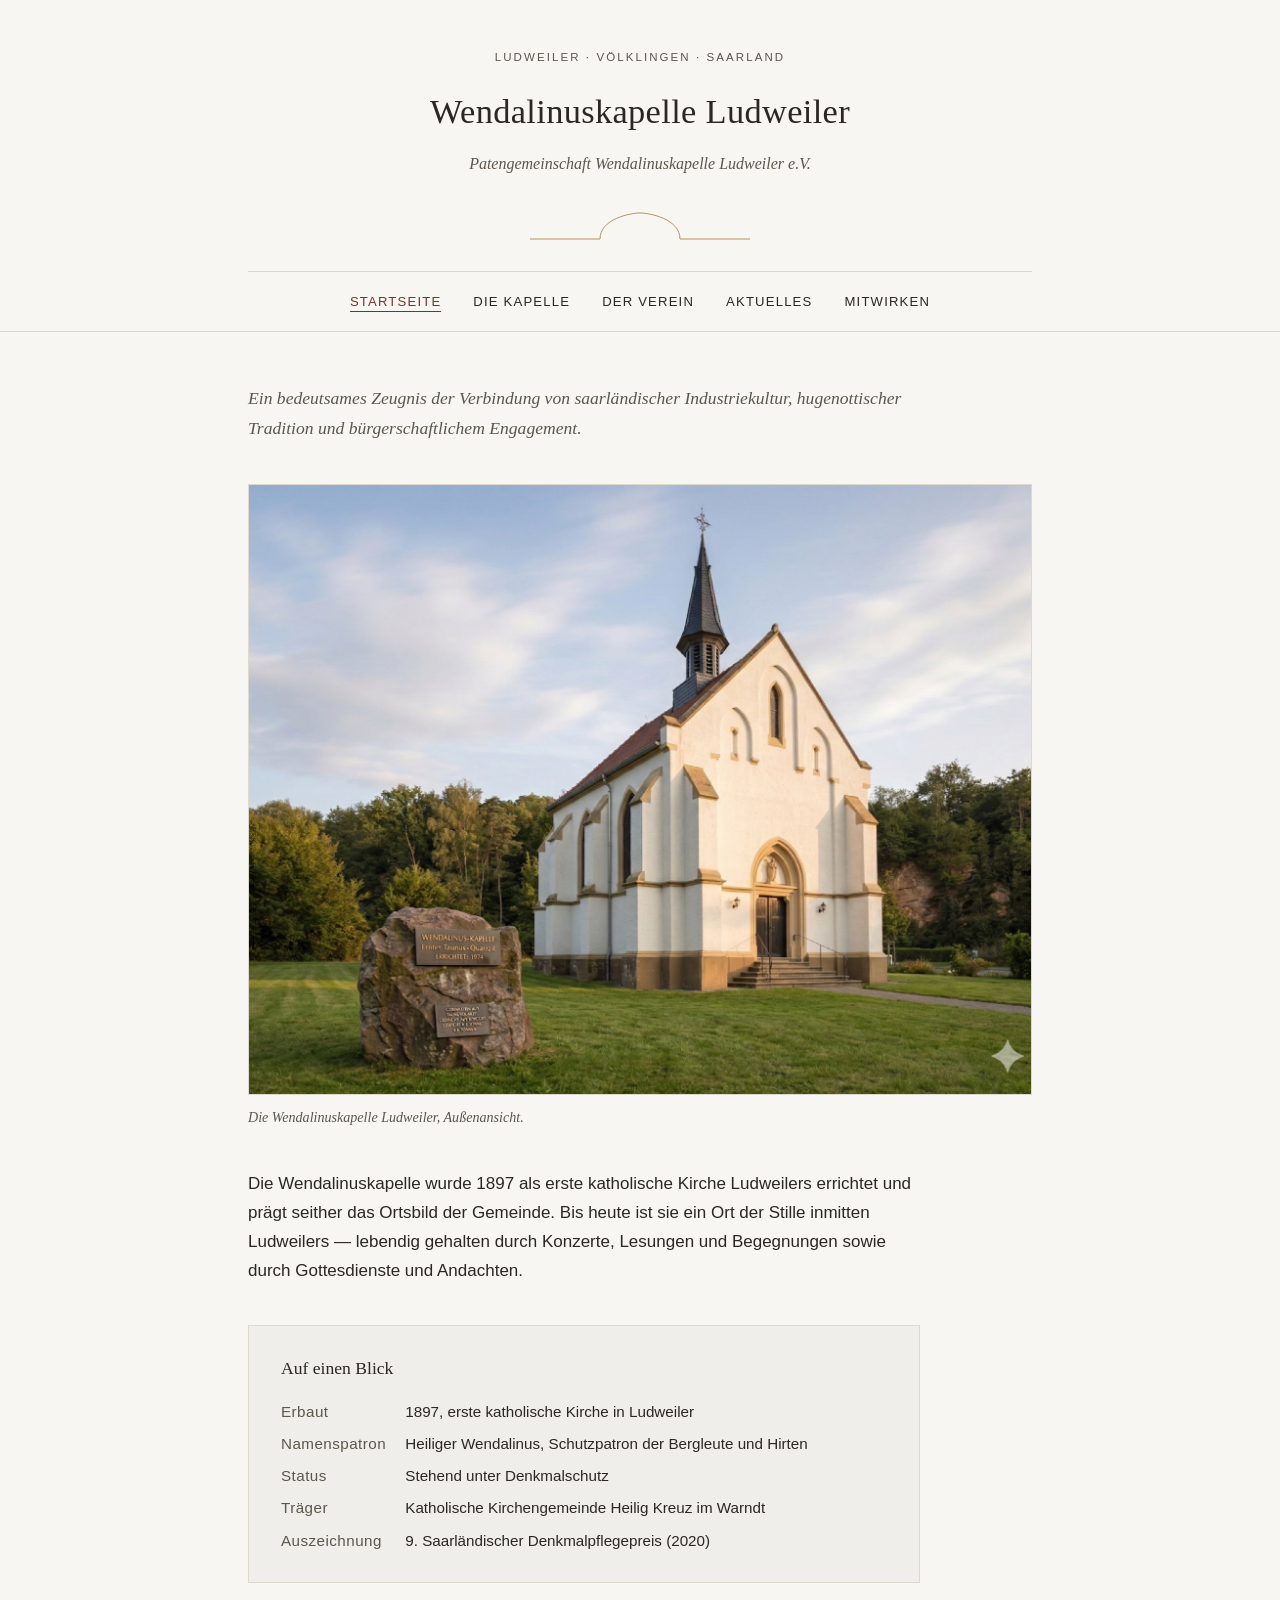
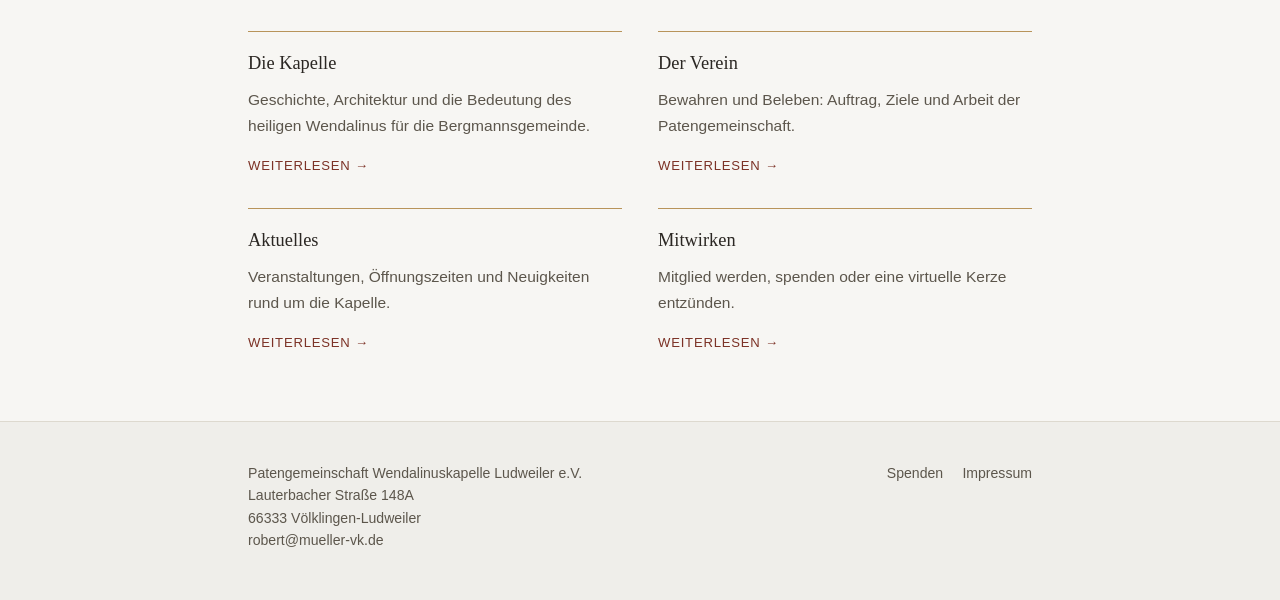
<file: index.html>
<!doctype html>
<html lang="de">
<head>
<meta charset="utf-8">
<title>Wendalinuskapelle Ludweiler — Patengemeinschaft Wendalinuskapelle e.V.</title>
<meta name="description" content="Die Wendalinuskapelle in Ludweiler: erste katholische Kirche des Ortes, errichtet 1897. Getragen von der Katholischen Kirchengemeinde Heilig Kreuz im Warndt.">
<meta name="viewport" content="width=device-width, initial-scale=1">
<link rel="stylesheet" href="css/style.css">
</head>
<body>

<header class="site-header">
  <div class="container">
    <p class="site-eyebrow">Ludweiler · Völklingen · Saarland</p>
    <h1 class="site-title"><a href="index.html">Wendalinuskapelle Ludweiler</a></h1>
    <p class="site-subtitle">Patengemeinschaft Wendalinuskapelle Ludweiler e.V.</p>
    <svg class="arch-divider" viewBox="0 0 220 34" xmlns="http://www.w3.org/2000/svg" aria-hidden="true">
      <line x1="0" y1="30" x2="70" y2="30"></line>
      <path d="M70 30 C70 10, 100 4, 110 4 C120 4, 150 10, 150 30"></path>
      <line x1="150" y1="30" x2="220" y2="30"></line>
    </svg>
    <nav class="site-nav" aria-label="Hauptnavigation">
      <ul>
        <li><a href="index.html" aria-current="page">Startseite</a></li>
        <li><a href="die-kapelle.html">Die Kapelle</a></li>
        <li><a href="der-verein.html">Der Verein</a></li>
        <li><a href="aktuelles.html">Aktuelles</a></li>
        <li><a href="mitwirken.html">Mitwirken</a></li>
      </ul>
    </nav>
  </div>
</header>

<main>
  <div class="container">

    <p class="page-lede">Ein bedeutsames Zeugnis der Verbindung von saarländischer Industriekultur, hugenottischer Tradition und bürgerschaftlichem Engagement.</p>

    <figure class="photo wide">
      <img src="images/kapelle-aussenansicht.jpg" alt="Außenansicht der Wendalinuskapelle Ludweiler mit Turm und Gedenkstein" width="1600" height="1246" loading="eager">
      <figcaption>Die Wendalinuskapelle Ludweiler, Außenansicht.</figcaption>
    </figure>

    <div class="prose">
      <p>Die Wendalinuskapelle wurde 1897 als erste katholische Kirche Ludweilers errichtet und prägt seither das Ortsbild der Gemeinde. Bis heute ist sie ein Ort der Stille inmitten Ludweilers — lebendig gehalten durch Konzerte, Lesungen und Begegnungen sowie durch Gottesdienste und Andachten.</p>
    </div>

    <div class="panel">
      <h2>Auf einen Blick</h2>
      <dl>
        <dt>Erbaut</dt>
        <dd>1897, erste katholische Kirche in Ludweiler</dd>
        <dt>Namenspatron</dt>
        <dd>Heiliger Wendalinus, Schutzpatron der Bergleute und Hirten</dd>
        <dt>Status</dt>
        <dd>Stehend unter Denkmalschutz</dd>
        <dt>Träger</dt>
        <dd>Katholische Kirchengemeinde Heilig Kreuz im Warndt</dd>
        <dt>Auszeichnung</dt>
        <dd>9. Saarländischer Denkmalpflegepreis (2020)</dd>
      </dl>
    </div>

    <div class="teaser-grid">
      <div class="teaser">
        <h3>Die Kapelle</h3>
        <p>Geschichte, Architektur und die Bedeutung des heiligen Wendalinus für die Bergmannsgemeinde.</p>
        <a href="die-kapelle.html">Weiterlesen →</a>
      </div>
      <div class="teaser">
        <h3>Der Verein</h3>
        <p>Bewahren und Beleben: Auftrag, Ziele und Arbeit der Patengemeinschaft.</p>
        <a href="der-verein.html">Weiterlesen →</a>
      </div>
      <div class="teaser">
        <h3>Aktuelles</h3>
        <p>Veranstaltungen, Öffnungszeiten und Neuigkeiten rund um die Kapelle.</p>
        <a href="aktuelles.html">Weiterlesen →</a>
      </div>
      <div class="teaser">
        <h3>Mitwirken</h3>
        <p>Mitglied werden, spenden oder eine virtuelle Kerze entzünden.</p>
        <a href="mitwirken.html">Weiterlesen →</a>
      </div>
    </div>

  </div>
</main>

<footer class="site-footer">
  <div class="container">
    <address>
      Patengemeinschaft Wendalinuskapelle Ludweiler e.V.<br>
      Lauterbacher Straße 148A<br>
      66333 Völklingen-Ludweiler<br>
      <a href="mailto:robert@mueller-vk.de">robert@mueller-vk.de</a>
    </address>
    <nav aria-label="Fußzeilennavigation">
      <ul>
        <li><a href="mitwirken.html">Spenden</a></li>
        <li><a href="impressum.html">Impressum</a></li>
      </ul>
    </nav>
  </div>
</footer>

</body>
</html>
</file>
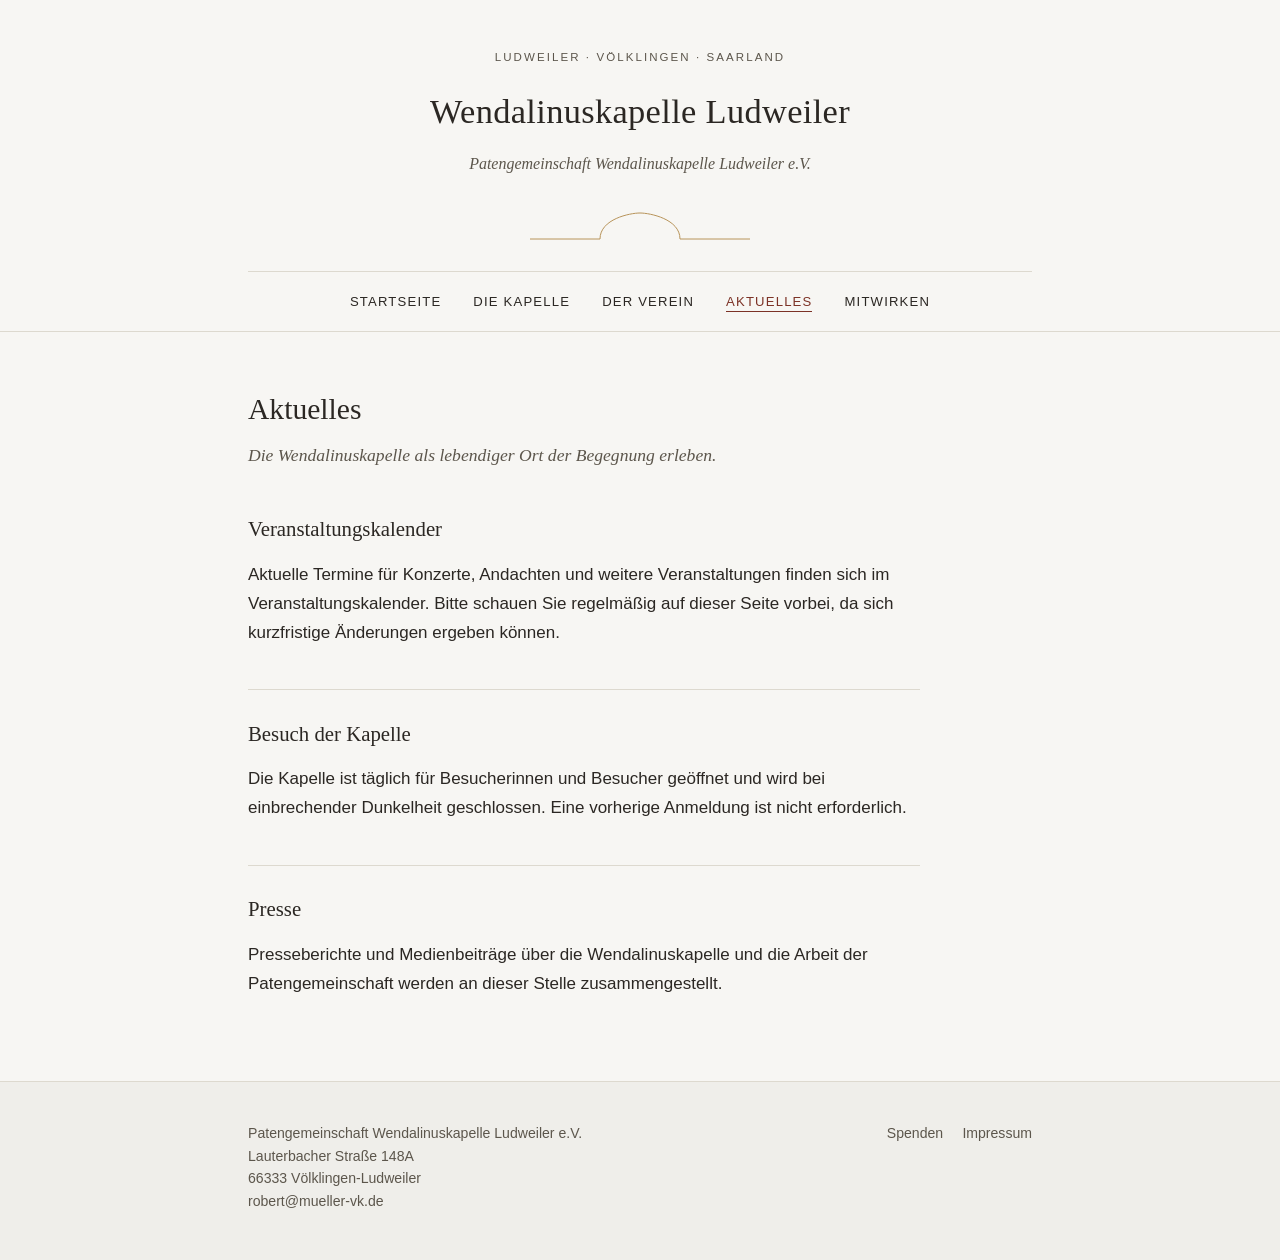
<file: aktuelles.html>
<!doctype html>
<html lang="de">
<head>
<meta charset="utf-8">
<title>Aktuelles — Wendalinuskapelle Ludweiler</title>
<meta name="description" content="Veranstaltungen, Öffnungszeiten und Neuigkeiten rund um die Wendalinuskapelle Ludweiler.">
<meta name="viewport" content="width=device-width, initial-scale=1">
<link rel="stylesheet" href="css/style.css">
</head>
<body>

<header class="site-header">
  <div class="container">
    <p class="site-eyebrow">Ludweiler · Völklingen · Saarland</p>
    <h1 class="site-title"><a href="index.html">Wendalinuskapelle Ludweiler</a></h1>
    <p class="site-subtitle">Patengemeinschaft Wendalinuskapelle Ludweiler e.V.</p>
    <svg class="arch-divider" viewBox="0 0 220 34" xmlns="http://www.w3.org/2000/svg" aria-hidden="true">
      <line x1="0" y1="30" x2="70" y2="30"></line>
      <path d="M70 30 C70 10, 100 4, 110 4 C120 4, 150 10, 150 30"></path>
      <line x1="150" y1="30" x2="220" y2="30"></line>
    </svg>
    <nav class="site-nav" aria-label="Hauptnavigation">
      <ul>
        <li><a href="index.html">Startseite</a></li>
        <li><a href="die-kapelle.html">Die Kapelle</a></li>
        <li><a href="der-verein.html">Der Verein</a></li>
        <li><a href="aktuelles.html" aria-current="page">Aktuelles</a></li>
        <li><a href="mitwirken.html">Mitwirken</a></li>
      </ul>
    </nav>
  </div>
</header>

<main>
  <div class="container">
    <h2 class="page-title">Aktuelles</h2>
    <p class="page-lede">Die Wendalinuskapelle als lebendiger Ort der Begegnung erleben.</p>

    <div class="prose">

      <h2>Veranstaltungskalender</h2>
      <p>Aktuelle Termine für Konzerte, Andachten und weitere Veranstaltungen finden sich im Veranstaltungskalender. Bitte schauen Sie regelmäßig auf dieser Seite vorbei, da sich kurzfristige Änderungen ergeben können.</p>

      <h2>Besuch der Kapelle</h2>
      <p>Die Kapelle ist täglich für Besucherinnen und Besucher geöffnet und wird bei einbrechender Dunkelheit geschlossen. Eine vorherige Anmeldung ist nicht erforderlich.</p>

      <h2 id="presse">Presse</h2>
      <p>Presseberichte und Medienbeiträge über die Wendalinuskapelle und die Arbeit der Patengemeinschaft werden an dieser Stelle zusammengestellt.</p>

    </div>

  </div>
</main>

<footer class="site-footer">
  <div class="container">
    <address>
      Patengemeinschaft Wendalinuskapelle Ludweiler e.V.<br>
      Lauterbacher Straße 148A<br>
      66333 Völklingen-Ludweiler<br>
      <a href="mailto:robert@mueller-vk.de">robert@mueller-vk.de</a>
    </address>
    <nav aria-label="Fußzeilennavigation">
      <ul>
        <li><a href="mitwirken.html">Spenden</a></li>
        <li><a href="impressum.html">Impressum</a></li>
      </ul>
    </nav>
  </div>
</footer>

</body>
</html>
</file>
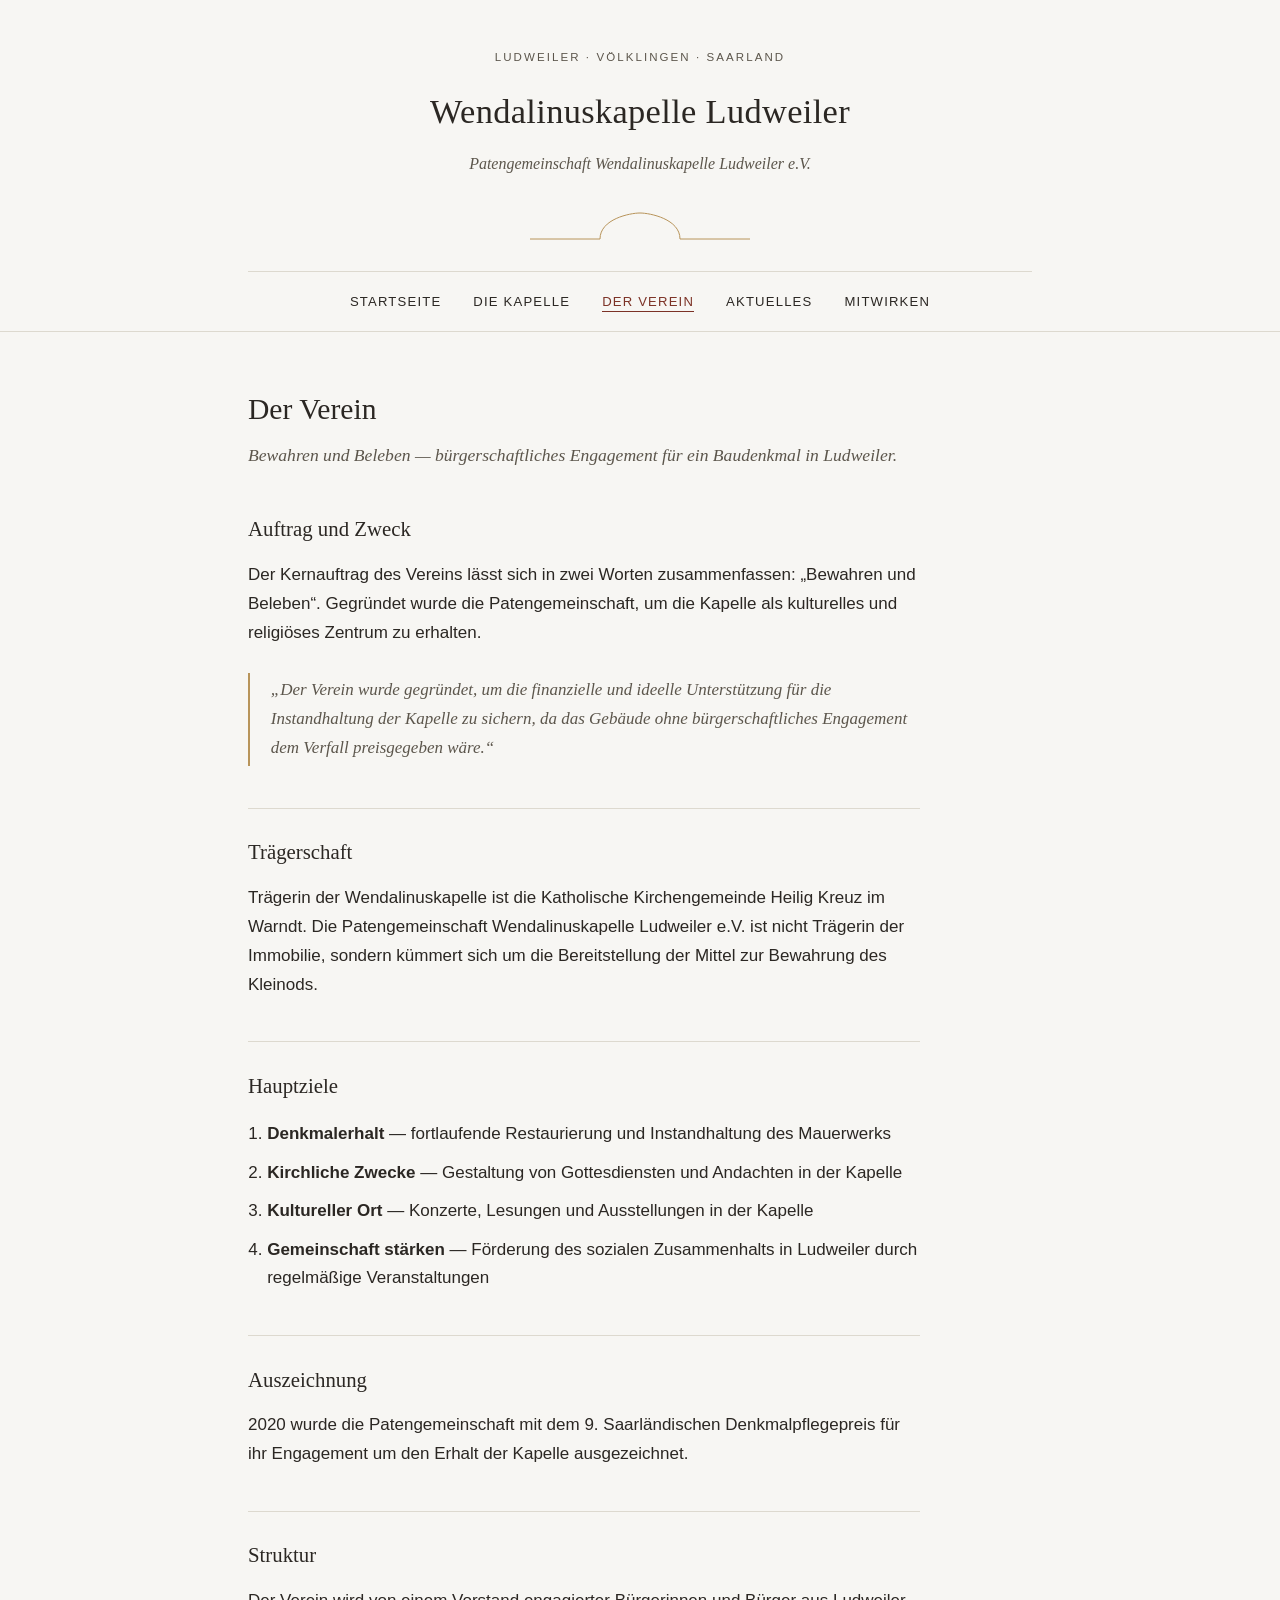
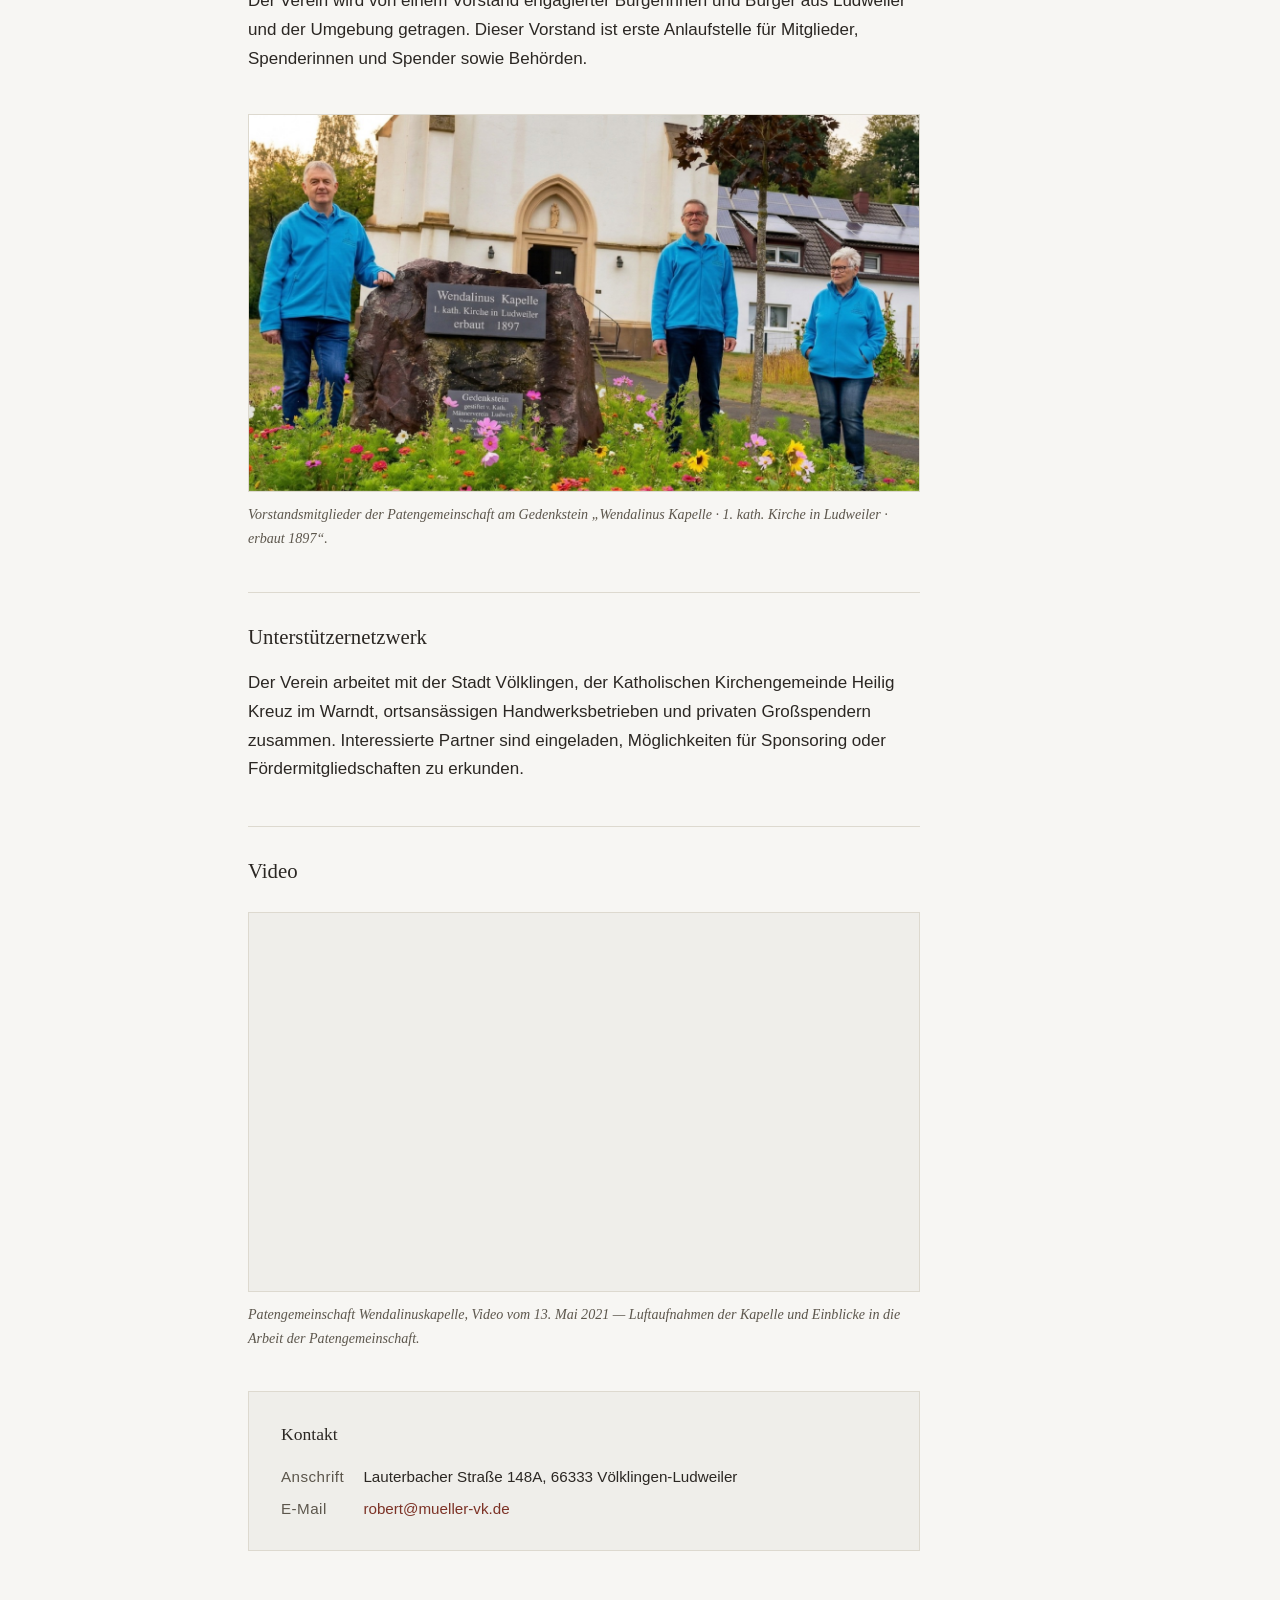
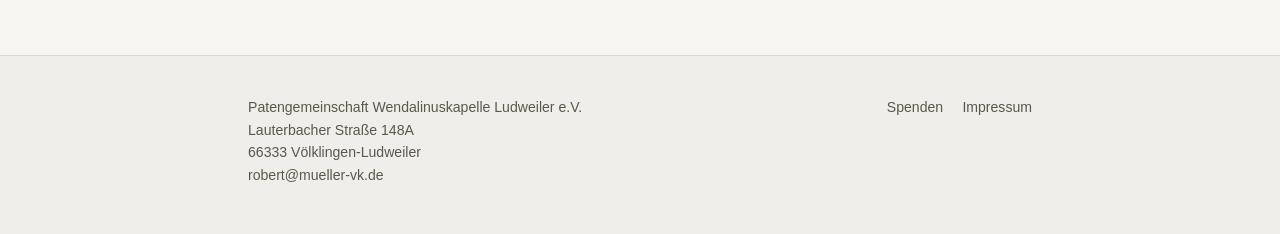
<file: der-verein.html>
<!doctype html>
<html lang="de">
<head>
<meta charset="utf-8">
<title>Der Verein — Wendalinuskapelle Ludweiler</title>
<meta name="description" content="Die Patengemeinschaft Wendalinuskapelle Ludweiler e.V.: Auftrag, Ziele und Arbeit für den Erhalt der Kapelle.">
<meta name="viewport" content="width=device-width, initial-scale=1">
<link rel="stylesheet" href="css/style.css">
</head>
<body>

<header class="site-header">
  <div class="container">
    <p class="site-eyebrow">Ludweiler · Völklingen · Saarland</p>
    <h1 class="site-title"><a href="index.html">Wendalinuskapelle Ludweiler</a></h1>
    <p class="site-subtitle">Patengemeinschaft Wendalinuskapelle Ludweiler e.V.</p>
    <svg class="arch-divider" viewBox="0 0 220 34" xmlns="http://www.w3.org/2000/svg" aria-hidden="true">
      <line x1="0" y1="30" x2="70" y2="30"></line>
      <path d="M70 30 C70 10, 100 4, 110 4 C120 4, 150 10, 150 30"></path>
      <line x1="150" y1="30" x2="220" y2="30"></line>
    </svg>
    <nav class="site-nav" aria-label="Hauptnavigation">
      <ul>
        <li><a href="index.html">Startseite</a></li>
        <li><a href="die-kapelle.html">Die Kapelle</a></li>
        <li><a href="der-verein.html" aria-current="page">Der Verein</a></li>
        <li><a href="aktuelles.html">Aktuelles</a></li>
        <li><a href="mitwirken.html">Mitwirken</a></li>
      </ul>
    </nav>
  </div>
</header>

<main>
  <div class="container">
    <h2 class="page-title">Der Verein</h2>
    <p class="page-lede">Bewahren und Beleben — bürgerschaftliches Engagement für ein Baudenkmal in Ludweiler.</p>

    <div class="prose">

      <h2>Auftrag und Zweck</h2>
      <p>Der Kernauftrag des Vereins lässt sich in zwei Worten zusammenfassen: „Bewahren und Beleben“. Gegründet wurde die Patengemeinschaft, um die Kapelle als kulturelles und religiöses Zentrum zu erhalten.</p>
      <blockquote>„Der Verein wurde gegründet, um die finanzielle und ideelle Unterstützung für die Instandhaltung der Kapelle zu sichern, da das Gebäude ohne bürgerschaftliches Engagement dem Verfall preisgegeben wäre.“</blockquote>

      <h2>Trägerschaft</h2>
      <p>Trägerin der Wendalinuskapelle ist die Katholische Kirchengemeinde Heilig Kreuz im Warndt. Die Patengemeinschaft Wendalinuskapelle Ludweiler e.V. ist nicht Trägerin der Immobilie, sondern kümmert sich um die Bereitstellung der Mittel zur Bewahrung des Kleinods.</p>

      <h2>Hauptziele</h2>
      <ol class="plain">
        <li><strong>Denkmalerhalt</strong> — fortlaufende Restaurierung und Instandhaltung des Mauerwerks</li>
        <li><strong>Kirchliche Zwecke</strong> — Gestaltung von Gottesdiensten und Andachten in der Kapelle</li>
        <li><strong>Kultureller Ort</strong> — Konzerte, Lesungen und Ausstellungen in der Kapelle</li>
        <li><strong>Gemeinschaft stärken</strong> — Förderung des sozialen Zusammenhalts in Ludweiler durch regelmäßige Veranstaltungen</li>
      </ol>

      <h2>Auszeichnung</h2>
      <p>2020 wurde die Patengemeinschaft mit dem 9. Saarländischen Denkmalpflegepreis für ihr Engagement um den Erhalt der Kapelle ausgezeichnet.</p>

      <h2>Struktur</h2>
      <p>Der Verein wird von einem Vorstand engagierter Bürgerinnen und Bürger aus Ludweiler und der Umgebung getragen. Dieser Vorstand ist erste Anlaufstelle für Mitglieder, Spenderinnen und Spender sowie Behörden.</p>

      <figure class="photo">
        <img src="images/kapelle-gedenkstein.jpg" alt="Vorstandsmitglieder der Patengemeinschaft am Gedenkstein vor der Wendalinuskapelle" width="1400" height="787" loading="lazy">
        <figcaption>Vorstandsmitglieder der Patengemeinschaft am Gedenkstein „Wendalinus Kapelle · 1. kath. Kirche in Ludweiler · erbaut 1897“.</figcaption>
      </figure>

      <h2>Unterstützernetzwerk</h2>
      <p>Der Verein arbeitet mit der Stadt Völklingen, der Katholischen Kirchengemeinde Heilig Kreuz im Warndt, ortsansässigen Handwerksbetrieben und privaten Großspendern zusammen. Interessierte Partner sind eingeladen, Möglichkeiten für Sponsoring oder Fördermitgliedschaften zu erkunden.</p>

      <h2>Video</h2>
      <figure class="video-embed">
        <div class="video-embed-frame">
          <iframe src="https://www.youtube-nocookie.com/embed/XuZM0oa2ZPA" title="Patengemeinschaft Wendalinuskapelle, Video vom 13. Mai 2021" loading="lazy" allow="accelerometer; autoplay; clipboard-write; encrypted-media; gyroscope; picture-in-picture" allowfullscreen></iframe>
        </div>
        <figcaption>Patengemeinschaft Wendalinuskapelle, Video vom 13. Mai 2021 — Luftaufnahmen der Kapelle und Einblicke in die Arbeit der Patengemeinschaft.</figcaption>
      </figure>

    </div>

    <div class="panel">
      <h2>Kontakt</h2>
      <dl>
        <dt>Anschrift</dt>
        <dd>Lauterbacher Straße 148A, 66333 Völklingen-Ludweiler</dd>
        <dt>E-Mail</dt>
        <dd><a href="mailto:robert@mueller-vk.de">robert@mueller-vk.de</a></dd>
      </dl>
    </div>

  </div>
</main>

<footer class="site-footer">
  <div class="container">
    <address>
      Patengemeinschaft Wendalinuskapelle Ludweiler e.V.<br>
      Lauterbacher Straße 148A<br>
      66333 Völklingen-Ludweiler<br>
      <a href="mailto:robert@mueller-vk.de">robert@mueller-vk.de</a>
    </address>
    <nav aria-label="Fußzeilennavigation">
      <ul>
        <li><a href="mitwirken.html">Spenden</a></li>
        <li><a href="impressum.html">Impressum</a></li>
      </ul>
    </nav>
  </div>
</footer>

</body>
</html>
</file>
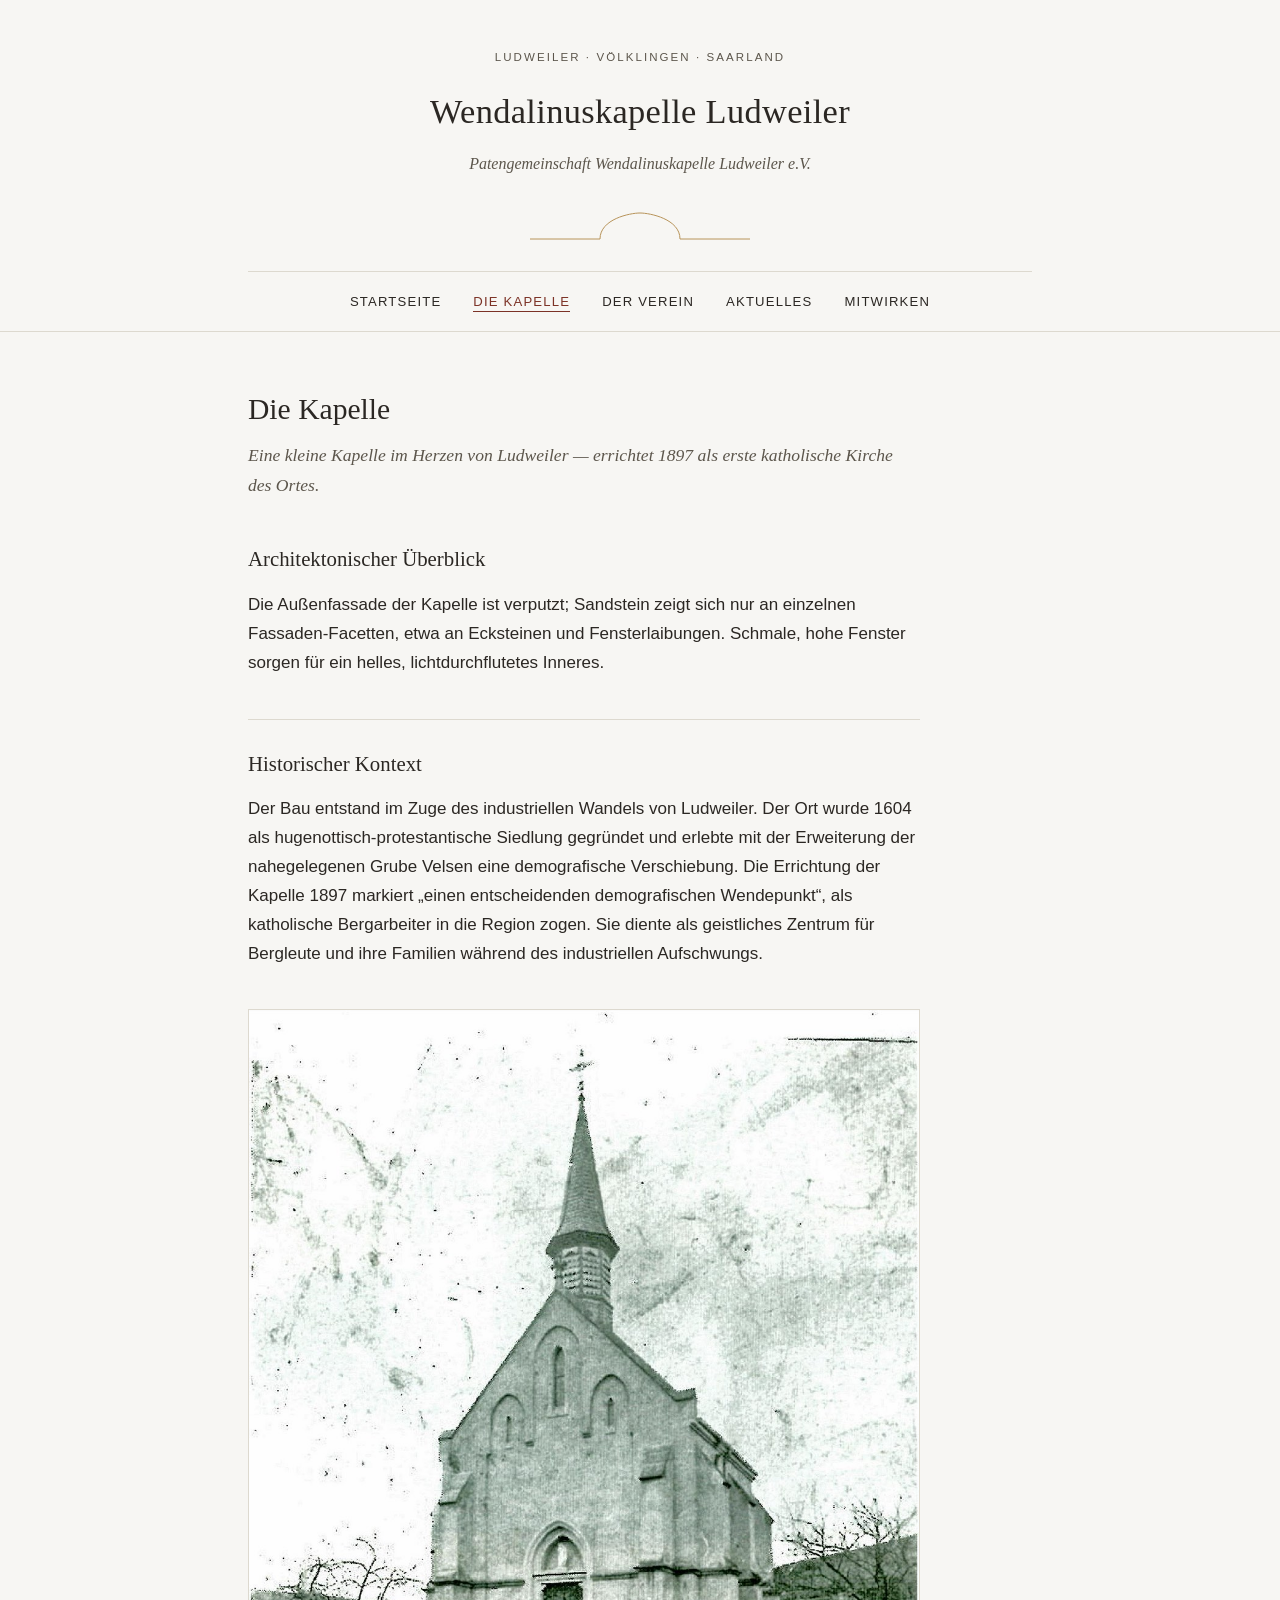
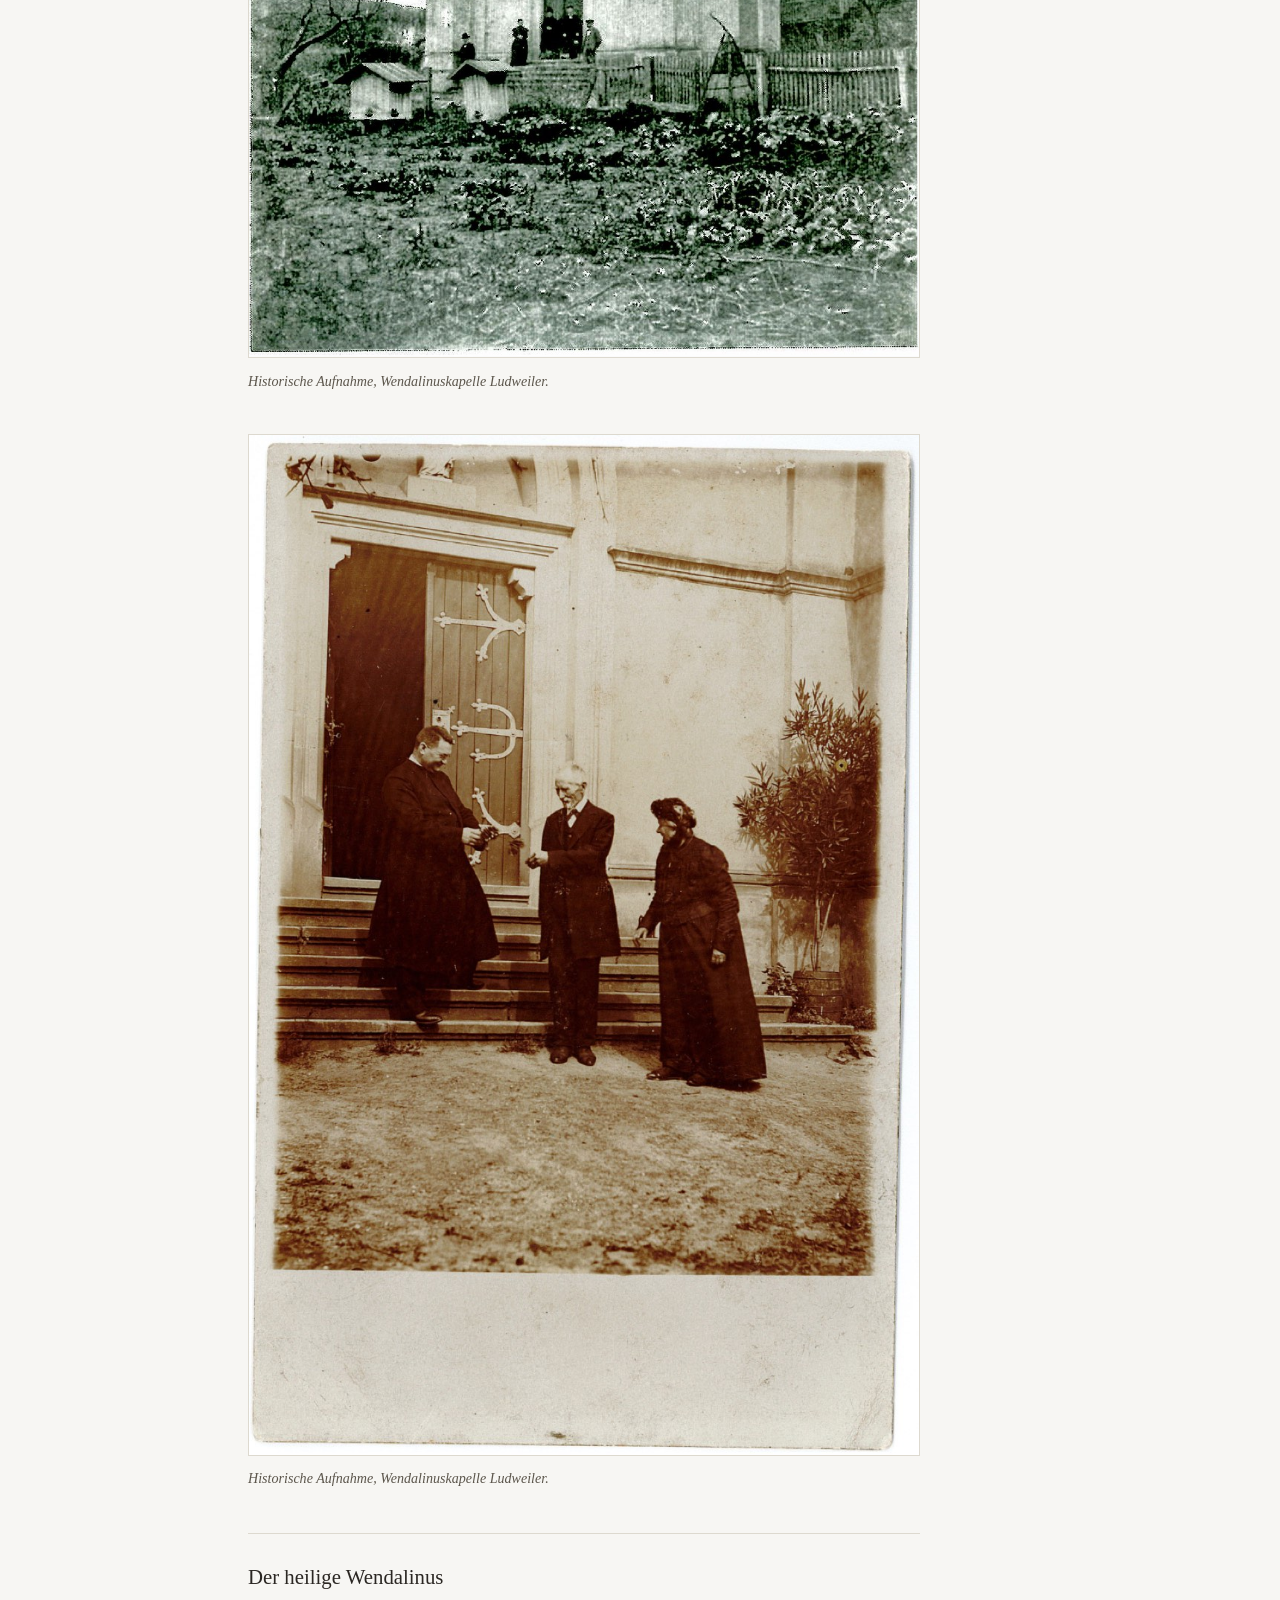
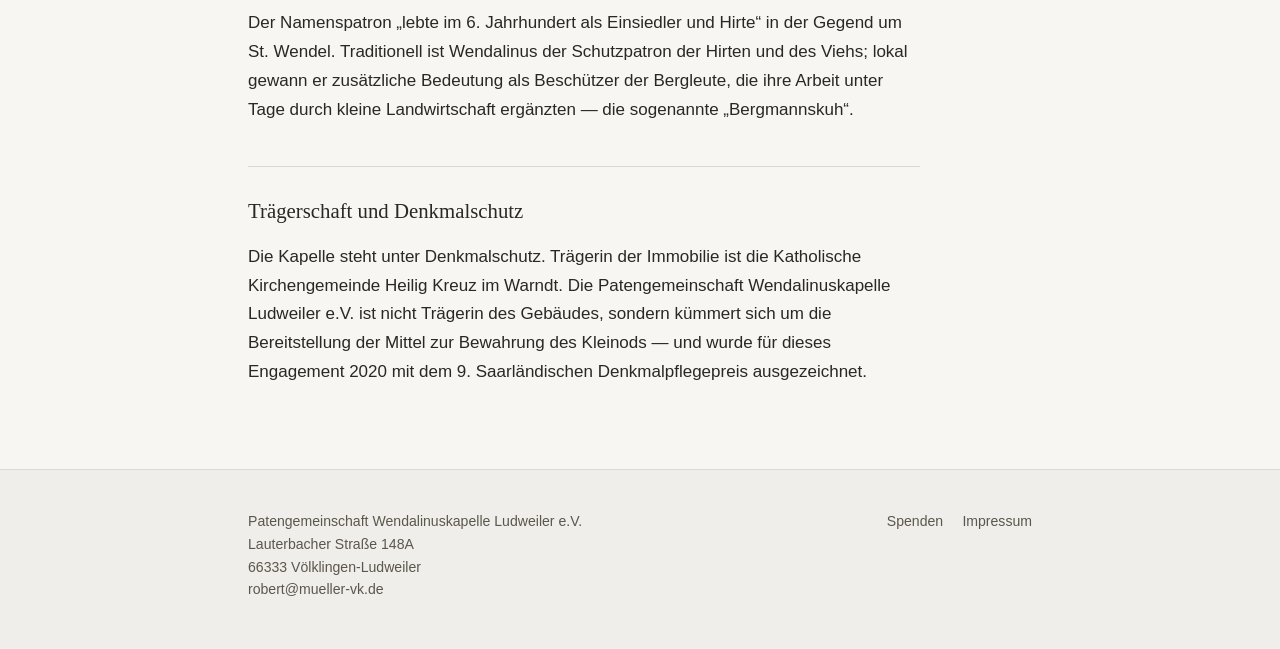
<file: die-kapelle.html>
<!doctype html>
<html lang="de">
<head>
<meta charset="utf-8">
<title>Die Kapelle — Wendalinuskapelle Ludweiler</title>
<meta name="description" content="Geschichte und Bedeutung der Wendalinuskapelle in Ludweiler, errichtet 1897 als erste katholische Kirche des Ortes.">
<meta name="viewport" content="width=device-width, initial-scale=1">
<link rel="stylesheet" href="css/style.css">
</head>
<body>

<header class="site-header">
  <div class="container">
    <p class="site-eyebrow">Ludweiler · Völklingen · Saarland</p>
    <h1 class="site-title"><a href="index.html">Wendalinuskapelle Ludweiler</a></h1>
    <p class="site-subtitle">Patengemeinschaft Wendalinuskapelle Ludweiler e.V.</p>
    <svg class="arch-divider" viewBox="0 0 220 34" xmlns="http://www.w3.org/2000/svg" aria-hidden="true">
      <line x1="0" y1="30" x2="70" y2="30"></line>
      <path d="M70 30 C70 10, 100 4, 110 4 C120 4, 150 10, 150 30"></path>
      <line x1="150" y1="30" x2="220" y2="30"></line>
    </svg>
    <nav class="site-nav" aria-label="Hauptnavigation">
      <ul>
        <li><a href="index.html">Startseite</a></li>
        <li><a href="die-kapelle.html" aria-current="page">Die Kapelle</a></li>
        <li><a href="der-verein.html">Der Verein</a></li>
        <li><a href="aktuelles.html">Aktuelles</a></li>
        <li><a href="mitwirken.html">Mitwirken</a></li>
      </ul>
    </nav>
  </div>
</header>

<main>
  <div class="container">
    <h2 class="page-title">Die Kapelle</h2>
    <p class="page-lede">Eine kleine Kapelle im Herzen von Ludweiler — errichtet 1897 als erste katholische Kirche des Ortes.</p>

    <div class="prose">

      <h2>Architektonischer Überblick</h2>
      <p>Die Außenfassade der Kapelle ist verputzt; Sandstein zeigt sich nur an einzelnen Fassaden-Facetten, etwa an Ecksteinen und Fensterlaibungen. Schmale, hohe Fenster sorgen für ein helles, lichtdurchflutetes Inneres.</p>

      <h2>Historischer Kontext</h2>
      <p>Der Bau entstand im Zuge des industriellen Wandels von Ludweiler. Der Ort wurde 1604 als hugenottisch-protestantische Siedlung gegründet und erlebte mit der Erweiterung der nahegelegenen Grube Velsen eine demografische Verschiebung. Die Errichtung der Kapelle 1897 markiert „einen entscheidenden demografischen Wendepunkt“, als katholische Bergarbeiter in die Region zogen. Sie diente als geistliches Zentrum für Bergleute und ihre Familien während des industriellen Aufschwungs.</p>

      <figure class="photo">
        <img src="images/kapelle-historisch-aussenansicht.jpg" alt="Historische Schwarzweißaufnahme der Wendalinuskapelle Ludweiler" width="1100" height="1556" loading="lazy">
        <figcaption>Historische Aufnahme, Wendalinuskapelle Ludweiler.</figcaption>
      </figure>

      <figure class="photo">
        <img src="images/kapelle-historisch-eingang.jpg" alt="Historische Aufnahme von drei Personen vor dem Eingang der Wendalinuskapelle Ludweiler" width="900" height="1371" loading="lazy">
        <figcaption>Historische Aufnahme, Wendalinuskapelle Ludweiler.</figcaption>
      </figure>

      <h2>Der heilige Wendalinus</h2>
      <p>Der Namenspatron „lebte im 6. Jahrhundert als Einsiedler und Hirte“ in der Gegend um St. Wendel. Traditionell ist Wendalinus der Schutzpatron der Hirten und des Viehs; lokal gewann er zusätzliche Bedeutung als Beschützer der Bergleute, die ihre Arbeit unter Tage durch kleine Landwirtschaft ergänzten — die sogenannte „Bergmannskuh“.</p>

      <h2>Trägerschaft und Denkmalschutz</h2>
      <p>Die Kapelle steht unter Denkmalschutz. Trägerin der Immobilie ist die Katholische Kirchengemeinde Heilig Kreuz im Warndt. Die Patengemeinschaft Wendalinuskapelle Ludweiler e.V. ist nicht Trägerin des Gebäudes, sondern kümmert sich um die Bereitstellung der Mittel zur Bewahrung des Kleinods — und wurde für dieses Engagement 2020 mit dem 9. Saarländischen Denkmalpflegepreis ausgezeichnet.</p>

    </div>
  </div>
</main>

<footer class="site-footer">
  <div class="container">
    <address>
      Patengemeinschaft Wendalinuskapelle Ludweiler e.V.<br>
      Lauterbacher Straße 148A<br>
      66333 Völklingen-Ludweiler<br>
      <a href="mailto:robert@mueller-vk.de">robert@mueller-vk.de</a>
    </address>
    <nav aria-label="Fußzeilennavigation">
      <ul>
        <li><a href="mitwirken.html">Spenden</a></li>
        <li><a href="impressum.html">Impressum</a></li>
      </ul>
    </nav>
  </div>
</footer>

</body>
</html>
</file>
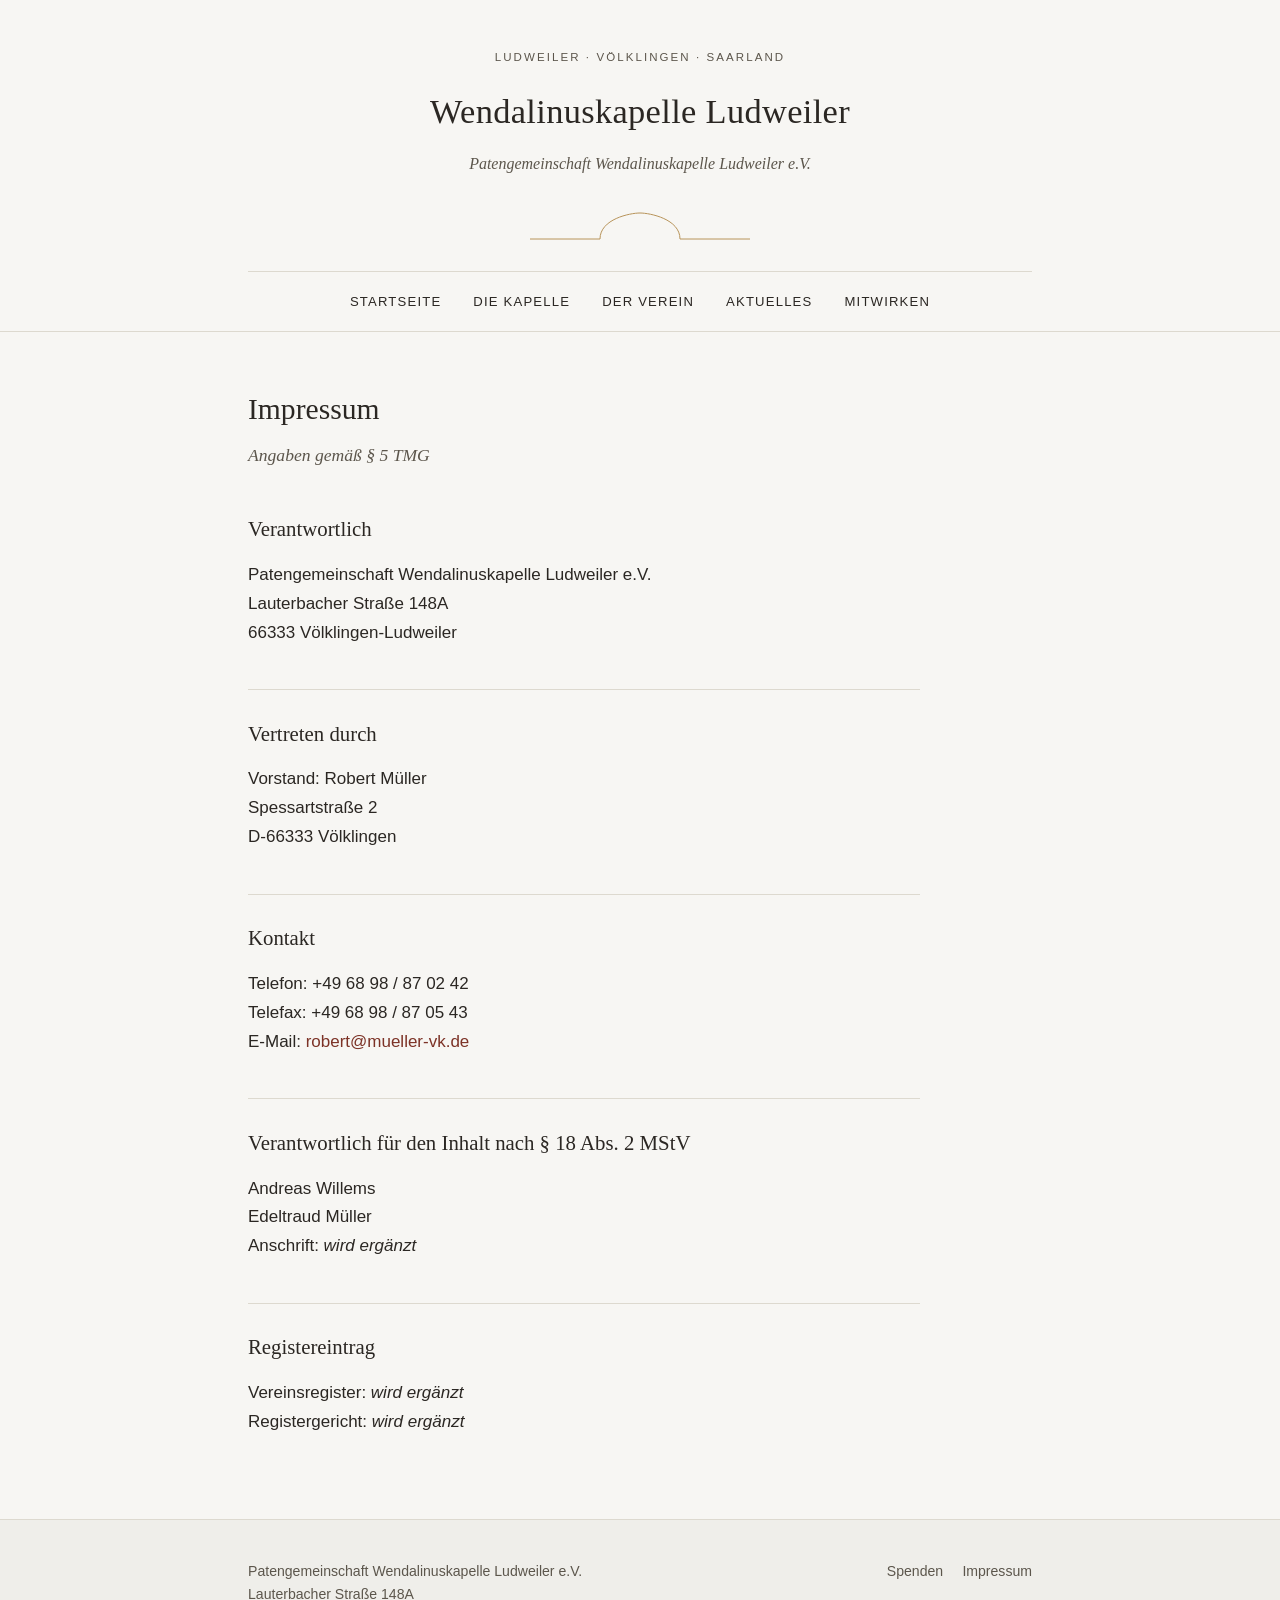
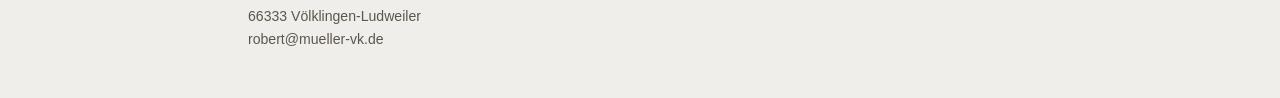
<file: impressum.html>
<!doctype html>
<html lang="de">
<head>
<meta charset="utf-8">
<title>Impressum — Wendalinuskapelle Ludweiler</title>
<meta name="viewport" content="width=device-width, initial-scale=1">
<meta name="robots" content="noindex">
<link rel="stylesheet" href="css/style.css">
</head>
<body>

<header class="site-header">
  <div class="container">
    <p class="site-eyebrow">Ludweiler · Völklingen · Saarland</p>
    <h1 class="site-title"><a href="index.html">Wendalinuskapelle Ludweiler</a></h1>
    <p class="site-subtitle">Patengemeinschaft Wendalinuskapelle Ludweiler e.V.</p>
    <svg class="arch-divider" viewBox="0 0 220 34" xmlns="http://www.w3.org/2000/svg" aria-hidden="true">
      <line x1="0" y1="30" x2="70" y2="30"></line>
      <path d="M70 30 C70 10, 100 4, 110 4 C120 4, 150 10, 150 30"></path>
      <line x1="150" y1="30" x2="220" y2="30"></line>
    </svg>
    <nav class="site-nav" aria-label="Hauptnavigation">
      <ul>
        <li><a href="index.html">Startseite</a></li>
        <li><a href="die-kapelle.html">Die Kapelle</a></li>
        <li><a href="der-verein.html">Der Verein</a></li>
        <li><a href="aktuelles.html">Aktuelles</a></li>
        <li><a href="mitwirken.html">Mitwirken</a></li>
      </ul>
    </nav>
  </div>
</header>

<main>
  <div class="container">
    <h2 class="page-title">Impressum</h2>
    <p class="page-lede">Angaben gemäß § 5 TMG</p>

    <div class="prose">
      <h2>Verantwortlich</h2>
      <p>
        Patengemeinschaft Wendalinuskapelle Ludweiler e.V.<br>
        Lauterbacher Straße 148A<br>
        66333 Völklingen-Ludweiler
      </p>

      <h2>Vertreten durch</h2>
      <p>
        Vorstand: Robert Müller<br>
        Spessartstraße 2<br>
        D-66333 Völklingen
      </p>

      <h2>Kontakt</h2>
      <p>
        Telefon: +49 68 98 / 87 02 42<br>
        Telefax: +49 68 98 / 87 05 43<br>
        E-Mail: <a href="mailto:robert@mueller-vk.de">robert@mueller-vk.de</a>
      </p>

      <h2>Verantwortlich für den Inhalt nach § 18 Abs. 2 MStV</h2>
      <p>
        Andreas Willems<br>
        Edeltraud Müller<br>
        Anschrift: <em>wird ergänzt</em>
      </p>

      <h2>Registereintrag</h2>
      <p>Vereinsregister: <em>wird ergänzt</em><br>Registergericht: <em>wird ergänzt</em></p>
    </div>

  </div>
</main>

<footer class="site-footer">
  <div class="container">
    <address>
      Patengemeinschaft Wendalinuskapelle Ludweiler e.V.<br>
      Lauterbacher Straße 148A<br>
      66333 Völklingen-Ludweiler<br>
      <a href="mailto:robert@mueller-vk.de">robert@mueller-vk.de</a>
    </address>
    <nav aria-label="Fußzeilennavigation">
      <ul>
        <li><a href="mitwirken.html">Spenden</a></li>
        <li><a href="impressum.html">Impressum</a></li>
      </ul>
    </nav>
  </div>
</footer>

</body>
</html>
</file>
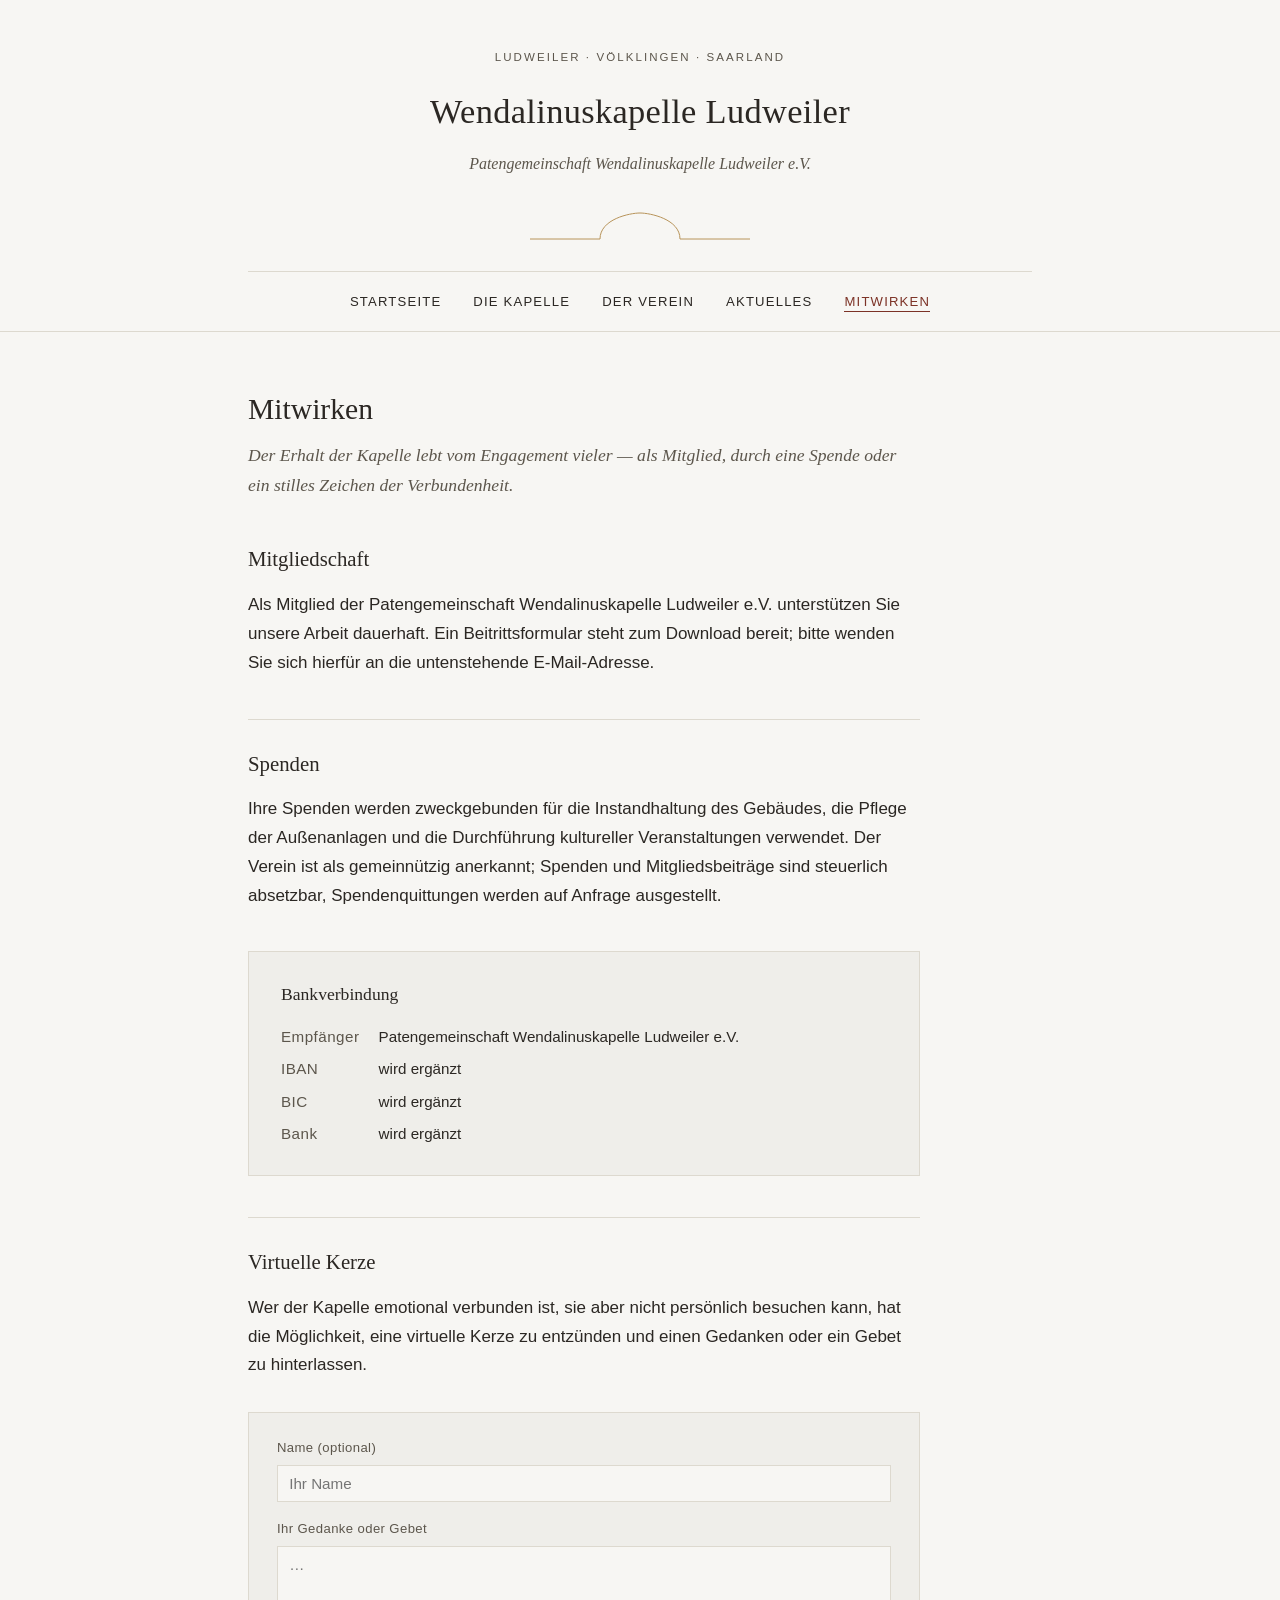
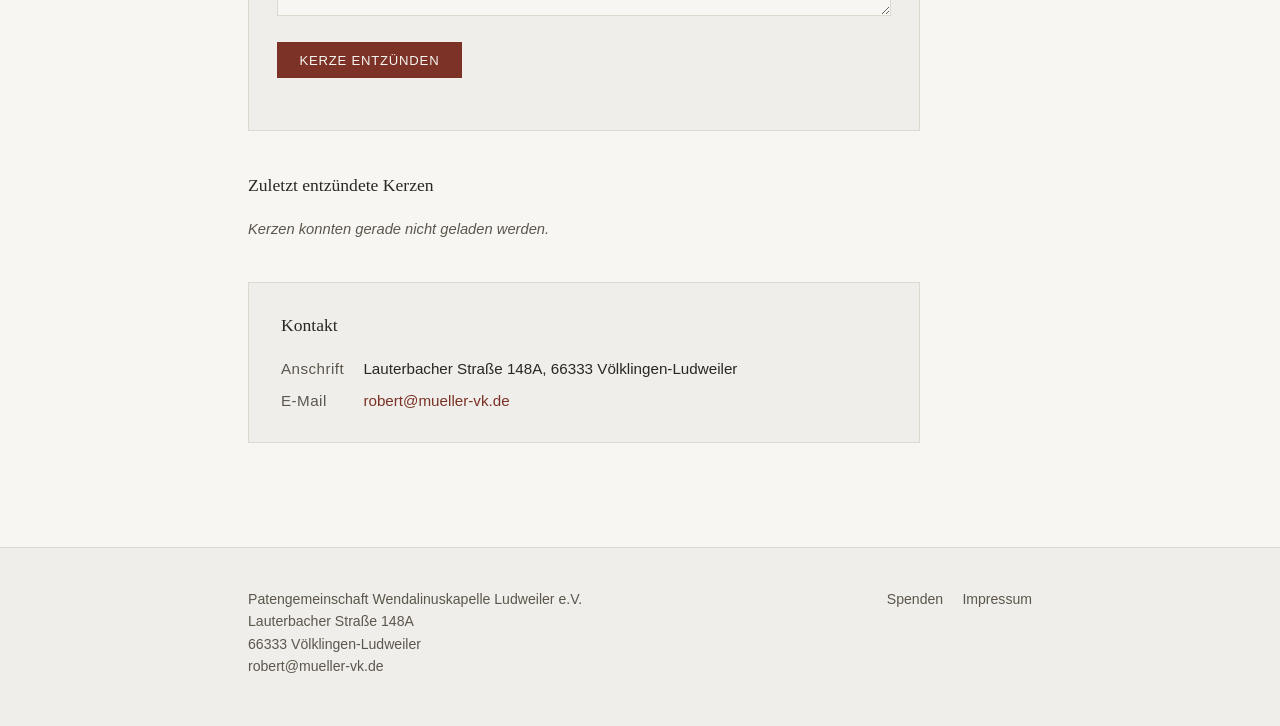
<file: mitwirken.html>
<!doctype html>
<html lang="de">
<head>
<meta charset="utf-8">
<title>Mitwirken — Wendalinuskapelle Ludweiler</title>
<meta name="description" content="Mitglied werden, spenden oder eine virtuelle Kerze entzünden — so unterstützen Sie den Erhalt der Wendalinuskapelle Ludweiler.">
<meta name="viewport" content="width=device-width, initial-scale=1">
<link rel="stylesheet" href="css/style.css">
</head>
<body>

<header class="site-header">
  <div class="container">
    <p class="site-eyebrow">Ludweiler · Völklingen · Saarland</p>
    <h1 class="site-title"><a href="index.html">Wendalinuskapelle Ludweiler</a></h1>
    <p class="site-subtitle">Patengemeinschaft Wendalinuskapelle Ludweiler e.V.</p>
    <svg class="arch-divider" viewBox="0 0 220 34" xmlns="http://www.w3.org/2000/svg" aria-hidden="true">
      <line x1="0" y1="30" x2="70" y2="30"></line>
      <path d="M70 30 C70 10, 100 4, 110 4 C120 4, 150 10, 150 30"></path>
      <line x1="150" y1="30" x2="220" y2="30"></line>
    </svg>
    <nav class="site-nav" aria-label="Hauptnavigation">
      <ul>
        <li><a href="index.html">Startseite</a></li>
        <li><a href="die-kapelle.html">Die Kapelle</a></li>
        <li><a href="der-verein.html">Der Verein</a></li>
        <li><a href="aktuelles.html">Aktuelles</a></li>
        <li><a href="mitwirken.html" aria-current="page">Mitwirken</a></li>
      </ul>
    </nav>
  </div>
</header>

<main>
  <div class="container">
    <h2 class="page-title">Mitwirken</h2>
    <p class="page-lede">Der Erhalt der Kapelle lebt vom Engagement vieler — als Mitglied, durch eine Spende oder ein stilles Zeichen der Verbundenheit.</p>

    <div class="prose">

      <h2>Mitgliedschaft</h2>
      <p>Als Mitglied der Patengemeinschaft Wendalinuskapelle Ludweiler e.V. unterstützen Sie unsere Arbeit dauerhaft. Ein Beitrittsformular steht zum Download bereit; bitte wenden Sie sich hierfür an die untenstehende E-Mail-Adresse.</p>

      <h2>Spenden</h2>
      <p>Ihre Spenden werden zweckgebunden für die Instandhaltung des Gebäudes, die Pflege der Außenanlagen und die Durchführung kultureller Veranstaltungen verwendet. Der Verein ist als gemeinnützig anerkannt; Spenden und Mitgliedsbeiträge sind steuerlich absetzbar, Spendenquittungen werden auf Anfrage ausgestellt.</p>

      <div class="panel">
        <h2>Bankverbindung</h2>
        <dl>
          <dt>Empfänger</dt>
          <dd>Patengemeinschaft Wendalinuskapelle Ludweiler e.V.</dd>
          <dt>IBAN</dt>
          <dd>wird ergänzt</dd>
          <dt>BIC</dt>
          <dd>wird ergänzt</dd>
          <dt>Bank</dt>
          <dd>wird ergänzt</dd>
        </dl>
      </div>

      <h2>Virtuelle Kerze</h2>
      <p>Wer der Kapelle emotional verbunden ist, sie aber nicht persönlich besuchen kann, hat die Möglichkeit, eine virtuelle Kerze zu entzünden und einen Gedanken oder ein Gebet zu hinterlassen.</p>

    </div>

    <form id="candle-form" class="candle-form">
      <div class="candle-field">
        <label for="candle-name">Name (optional)</label>
        <input type="text" id="candle-name" name="name" maxlength="60" placeholder="Ihr Name">
      </div>
      <div class="candle-field">
        <label for="candle-message">Ihr Gedanke oder Gebet</label>
        <textarea id="candle-message" name="message" maxlength="300" rows="3" required placeholder="…"></textarea>
      </div>
      <div class="candle-honeypot" aria-hidden="true">
        <label for="candle-website">Website</label>
        <input type="text" id="candle-website" name="website" tabindex="-1" autocomplete="off">
      </div>
      <button type="submit" class="candle-submit">Kerze entzünden</button>
      <p id="candle-status" class="candle-status" role="status"></p>
    </form>

    <h3 class="candle-list-heading">Zuletzt entzündete Kerzen</h3>
    <ul id="candle-list" class="candle-list">
      <li class="candle-empty">Kerzen werden geladen …</li>
    </ul>

    <div class="panel">
      <h2>Kontakt</h2>
      <dl>
        <dt>Anschrift</dt>
        <dd>Lauterbacher Straße 148A, 66333 Völklingen-Ludweiler</dd>
        <dt>E-Mail</dt>
        <dd><a href="mailto:robert@mueller-vk.de">robert@mueller-vk.de</a></dd>
      </dl>
    </div>

  </div>
</main>

<footer class="site-footer">
  <div class="container">
    <address>
      Patengemeinschaft Wendalinuskapelle Ludweiler e.V.<br>
      Lauterbacher Straße 148A<br>
      66333 Völklingen-Ludweiler<br>
      <a href="mailto:robert@mueller-vk.de">robert@mueller-vk.de</a>
    </address>
    <nav aria-label="Fußzeilennavigation">
      <ul>
        <li><a href="mitwirken.html">Spenden</a></li>
        <li><a href="impressum.html">Impressum</a></li>
      </ul>
    </nav>
  </div>
</footer>

<script src="js/candle.js" defer></script>
</body>
</html>
</file>
<file: css/style.css>
:root {
  --color-bg: #f7f6f3;
  --color-bg-alt: #efeeea;
  --color-text: #2b2723;
  --color-text-muted: #5c564c;
  --color-accent: #7c3226;
  --color-rule: #b8945a;
  --color-border: #ddd9cf;
  --font-serif: Georgia, "Iowan Old Style", "Times New Roman", serif;
  --font-sans: -apple-system, BlinkMacSystemFont, "Segoe UI", Helvetica, Arial, sans-serif;
  --measure: 42rem;
}

* {
  box-sizing: border-box;
}

html {
  scroll-behavior: smooth;
}

body {
  margin: 0;
  background: var(--color-bg);
  color: var(--color-text);
  font-family: var(--font-sans);
  font-size: 17px;
  line-height: 1.7;
  -webkit-font-smoothing: antialiased;
}

a {
  color: var(--color-accent);
  text-decoration: none;
  border-bottom: 1px solid transparent;
}

a:hover {
  border-bottom-color: var(--color-accent);
}

img {
  max-width: 100%;
  display: block;
}

.container {
  max-width: 52rem;
  margin: 0 auto;
  padding: 0 1.5rem;
}

/* Header */

.site-header {
  border-bottom: 1px solid var(--color-border);
  padding: 3rem 0 0;
  background: var(--color-bg);
}

.site-header .container {
  text-align: center;
}

.site-eyebrow {
  font-family: var(--font-sans);
  font-size: 0.72rem;
  letter-spacing: 0.18em;
  text-transform: uppercase;
  color: var(--color-text-muted);
  margin: 0 0 0.9rem;
}

.site-title {
  font-family: var(--font-serif);
  font-weight: 400;
  font-size: 2.15rem;
  letter-spacing: 0.01em;
  margin: 0 0 0.6rem;
}

.site-title a {
  color: var(--color-text);
  border-bottom: none;
}

.site-subtitle {
  font-family: var(--font-serif);
  font-style: italic;
  color: var(--color-text-muted);
  font-size: 1rem;
  margin: 0 0 2rem;
}

.arch-divider {
  display: block;
  margin: 0 auto;
  width: 100%;
  max-width: 220px;
  height: 34px;
}

.arch-divider path,
.arch-divider line {
  stroke: var(--color-rule);
  stroke-width: 1;
  fill: none;
}

nav.site-nav {
  margin-top: 1.75rem;
  border-top: 1px solid var(--color-border);
}

nav.site-nav ul {
  list-style: none;
  display: flex;
  justify-content: center;
  flex-wrap: wrap;
  gap: 0.5rem 2rem;
  margin: 0;
  padding: 0.95rem 0;
}

nav.site-nav a {
  font-size: 0.82rem;
  letter-spacing: 0.09em;
  text-transform: uppercase;
  color: var(--color-text);
  border-bottom: 1px solid transparent;
  padding-bottom: 2px;
}

nav.site-nav a:hover,
nav.site-nav a[aria-current="page"] {
  color: var(--color-accent);
  border-bottom-color: var(--color-accent);
}

/* Main content */

main {
  padding: 3.25rem 0 4rem;
}

.page-title {
  font-family: var(--font-serif);
  font-weight: 400;
  font-size: 1.85rem;
  margin: 0 0 0.4rem;
}

.page-lede {
  font-family: var(--font-serif);
  font-style: italic;
  color: var(--color-text-muted);
  font-size: 1.1rem;
  max-width: var(--measure);
  margin: 0 0 2.5rem;
}

.prose {
  max-width: var(--measure);
}

.prose h2 {
  font-family: var(--font-serif);
  font-weight: 400;
  font-size: 1.3rem;
  margin: 2.6rem 0 0.9rem;
  padding-top: 1.6rem;
  border-top: 1px solid var(--color-border);
}

.prose h2:first-child {
  margin-top: 0;
  padding-top: 0;
  border-top: none;
}

.prose p {
  margin: 0 0 1.15rem;
}

.prose blockquote {
  margin: 1.6rem 0;
  padding: 0.2rem 0 0.2rem 1.3rem;
  border-left: 2px solid var(--color-rule);
  font-family: var(--font-serif);
  font-style: italic;
  color: var(--color-text-muted);
}

.lead-figure {
  font-family: var(--font-serif);
  font-size: 0.95rem;
  color: var(--color-text-muted);
  text-transform: none;
  letter-spacing: 0.02em;
  margin: 0 0 2rem;
}

/* Photos */

figure.photo {
  margin: 2.5rem 0;
  max-width: var(--measure);
}

figure.photo.wide {
  max-width: 100%;
}

figure.photo img {
  width: 100%;
  height: auto;
  display: block;
  border: 1px solid var(--color-border);
}

figure.photo figcaption {
  margin-top: 0.7rem;
  font-family: var(--font-serif);
  font-style: italic;
  color: var(--color-text-muted);
  font-size: 0.88rem;
}

/* Video embed */

figure.video-embed {
  margin: 1.5rem 0 2.5rem;
  max-width: var(--measure);
}

.video-embed-frame {
  position: relative;
  width: 100%;
  padding-bottom: 56.25%;
  height: 0;
  border: 1px solid var(--color-border);
  background: var(--color-bg-alt);
}

.video-embed-frame iframe {
  position: absolute;
  top: 0;
  left: 0;
  width: 100%;
  height: 100%;
  border: 0;
}

figure.video-embed figcaption {
  margin-top: 0.7rem;
  font-family: var(--font-serif);
  font-style: italic;
  color: var(--color-text-muted);
  font-size: 0.88rem;
}

/* Teaser grid on homepage */

.teaser-grid {
  display: grid;
  grid-template-columns: repeat(2, 1fr);
  gap: 1.75rem 2.25rem;
  margin-top: 3rem;
  max-width: 52rem;
}

.teaser {
  border-top: 1px solid var(--color-rule);
  padding-top: 1rem;
}

.teaser h3 {
  font-family: var(--font-serif);
  font-weight: 400;
  font-size: 1.15rem;
  margin: 0 0 0.5rem;
}

.teaser p {
  color: var(--color-text-muted);
  margin: 0 0 0.7rem;
  font-size: 0.97rem;
}

.teaser a {
  font-size: 0.82rem;
  letter-spacing: 0.06em;
  text-transform: uppercase;
}

/* Virtuelle Kerze */

.candle-form {
  max-width: var(--measure);
  margin: 2rem 0 2.5rem;
  padding: 1.5rem 1.75rem;
  background: var(--color-bg-alt);
  border: 1px solid var(--color-border);
}

.candle-field {
  margin-bottom: 1rem;
}

.candle-field label {
  display: block;
  font-size: 0.82rem;
  letter-spacing: 0.03em;
  color: var(--color-text-muted);
  margin-bottom: 0.35rem;
}

.candle-field input,
.candle-field textarea {
  width: 100%;
  font-family: var(--font-sans);
  font-size: 0.95rem;
  color: var(--color-text);
  background: var(--color-bg);
  border: 1px solid var(--color-border);
  padding: 0.55rem 0.7rem;
  box-sizing: border-box;
}

.candle-field textarea {
  resize: vertical;
}

.candle-honeypot {
  position: absolute;
  left: -9999px;
  width: 1px;
  height: 1px;
  overflow: hidden;
}

.candle-submit {
  font-family: var(--font-sans);
  font-size: 0.82rem;
  letter-spacing: 0.06em;
  text-transform: uppercase;
  color: var(--color-bg);
  background: var(--color-accent);
  border: none;
  padding: 0.65rem 1.4rem;
  cursor: pointer;
}

.candle-submit:hover {
  opacity: 0.9;
}

.candle-submit:disabled {
  opacity: 0.5;
  cursor: default;
}

.candle-status {
  margin: 0.75rem 0 0;
  font-size: 0.85rem;
  color: var(--color-text-muted);
  min-height: 1.2em;
}

.candle-list-heading {
  font-family: var(--font-serif);
  font-weight: 400;
  font-size: 1.1rem;
  margin: 2.5rem 0 1rem;
}

.candle-list {
  list-style: none;
  margin: 0 0 2rem;
  padding: 0;
  max-width: var(--measure);
  display: flex;
  flex-direction: column;
  gap: 1.1rem;
}

.candle-item {
  display: flex;
  gap: 0.75rem;
  align-items: flex-start;
  border-top: 1px solid var(--color-border);
  padding-top: 1rem;
}

.candle-flame {
  width: 16px;
  height: 16px;
  flex: none;
  margin-top: 0.25rem;
  stroke: var(--color-accent);
  fill: none;
  stroke-width: 1.3;
}

.candle-text {
  display: flex;
  flex-direction: column;
  gap: 0.25rem;
}

.candle-message {
  font-family: var(--font-serif);
  font-style: italic;
  color: var(--color-text);
  font-size: 0.98rem;
}

.candle-meta {
  font-size: 0.8rem;
  color: var(--color-text-muted);
  letter-spacing: 0.02em;
}

.candle-empty {
  color: var(--color-text-muted);
  font-size: 0.92rem;
  font-style: italic;
}

/* Info panel (contact / facts) */

.panel {
  background: var(--color-bg-alt);
  border: 1px solid var(--color-border);
  padding: 1.75rem 2rem;
  margin: 2.5rem 0;
  max-width: var(--measure);
}

.panel h2 {
  font-family: var(--font-serif);
  font-weight: 400;
  font-size: 1.1rem;
  margin: 0 0 0.9rem;
}

.panel dl {
  margin: 0;
  display: grid;
  grid-template-columns: auto 1fr;
  gap: 0.4rem 1.2rem;
  font-size: 0.95rem;
}

.panel dt {
  color: var(--color-text-muted);
  letter-spacing: 0.03em;
}

.panel dd {
  margin: 0;
}

.notice {
  border-left: 2px solid var(--color-rule);
  padding: 0.15rem 0 0.15rem 1.2rem;
  color: var(--color-text-muted);
  font-size: 0.92rem;
  max-width: var(--measure);
  margin: 1.75rem 0;
}

ul.plain,
ol.plain {
  padding-left: 1.2rem;
  max-width: var(--measure);
}

ul.plain li,
ol.plain li {
  margin-bottom: 0.6rem;
}

/* Footer */

.site-footer {
  border-top: 1px solid var(--color-border);
  padding: 2.5rem 0 3rem;
  background: var(--color-bg-alt);
}

.site-footer .container {
  display: flex;
  flex-wrap: wrap;
  justify-content: space-between;
  gap: 1.5rem;
  font-size: 0.88rem;
  color: var(--color-text-muted);
}

.site-footer address {
  font-style: normal;
  line-height: 1.6;
}

.site-footer nav ul {
  list-style: none;
  padding: 0;
  margin: 0;
  display: flex;
  gap: 1.2rem;
}

.site-footer a {
  color: var(--color-text-muted);
}

.site-footer a:hover {
  color: var(--color-accent);
}

@media (max-width: 640px) {
  .site-header {
    padding-top: 2.25rem;
  }
  .site-title {
    font-size: 1.65rem;
  }
  main {
    padding: 2.25rem 0 3rem;
  }
  .teaser-grid {
    grid-template-columns: 1fr;
  }
  .panel {
    padding: 1.4rem 1.4rem;
  }
  .site-footer .container {
    flex-direction: column;
  }
}
</file>
